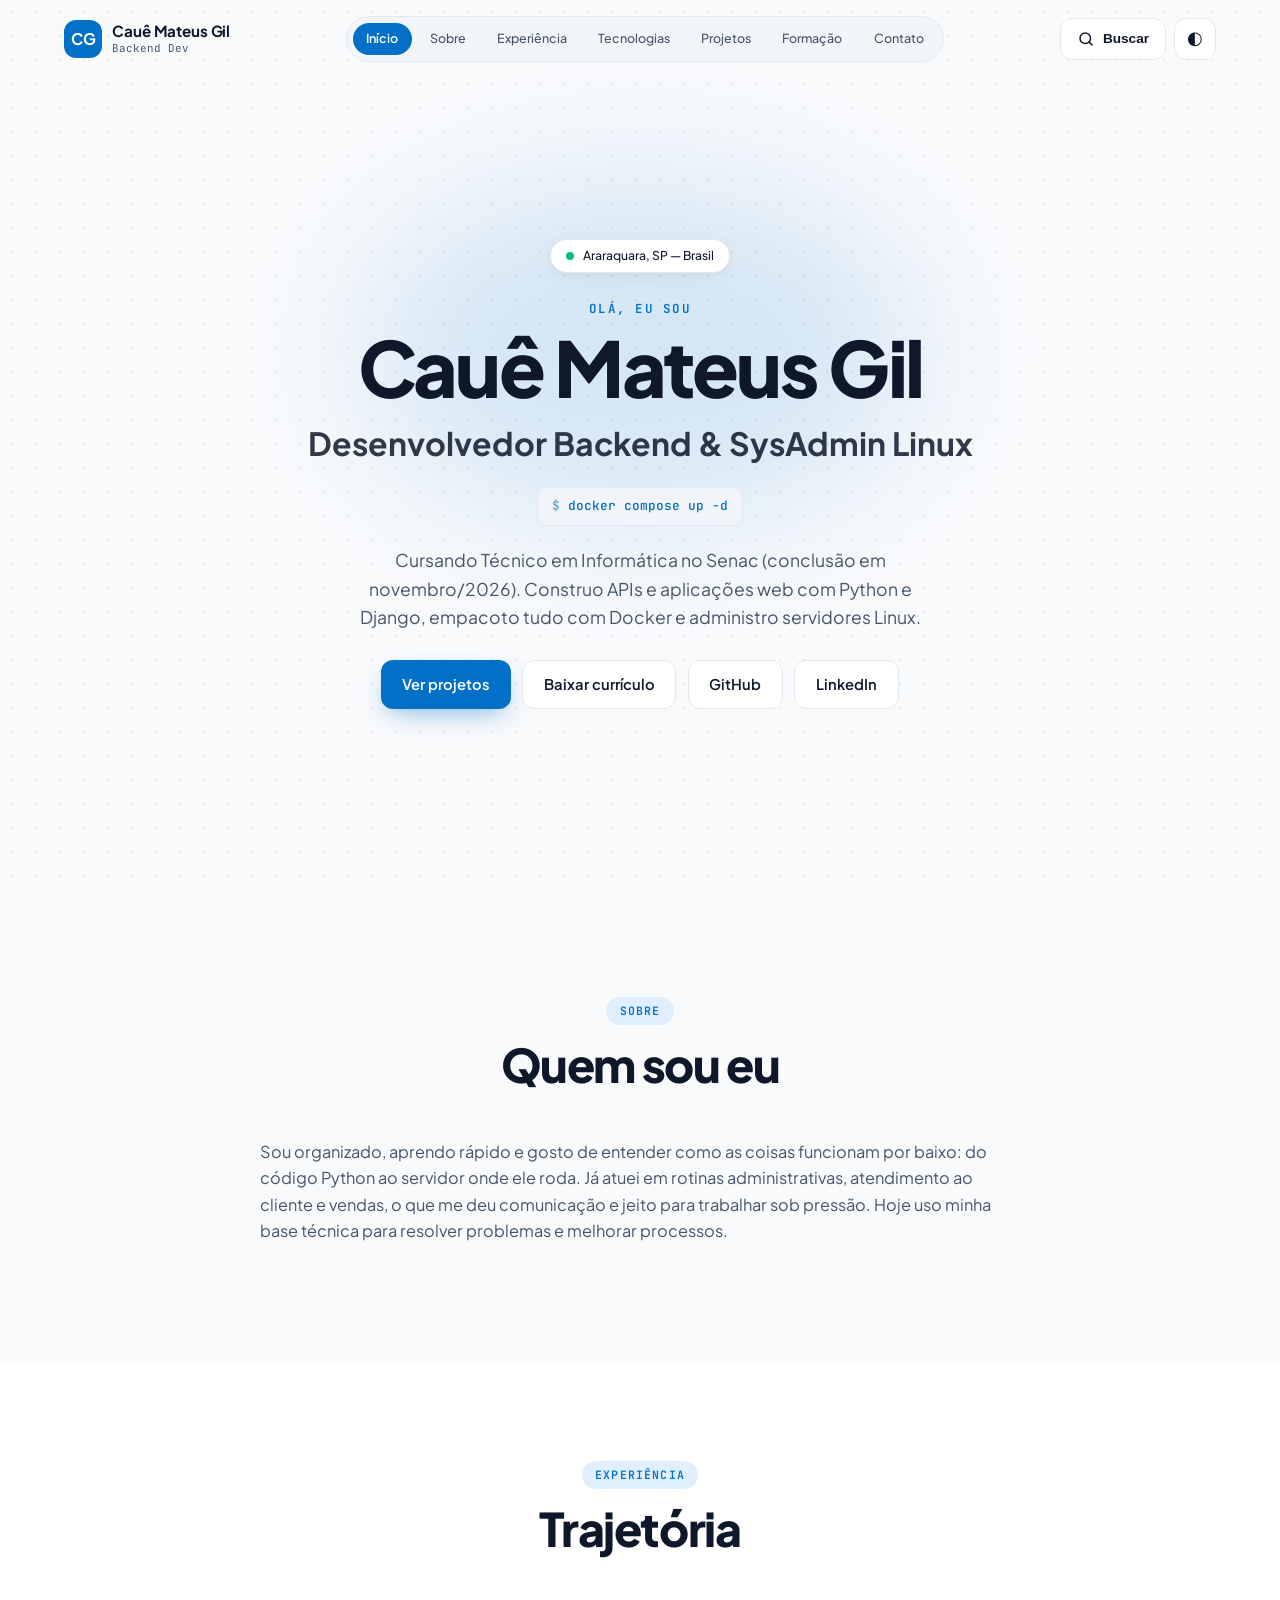
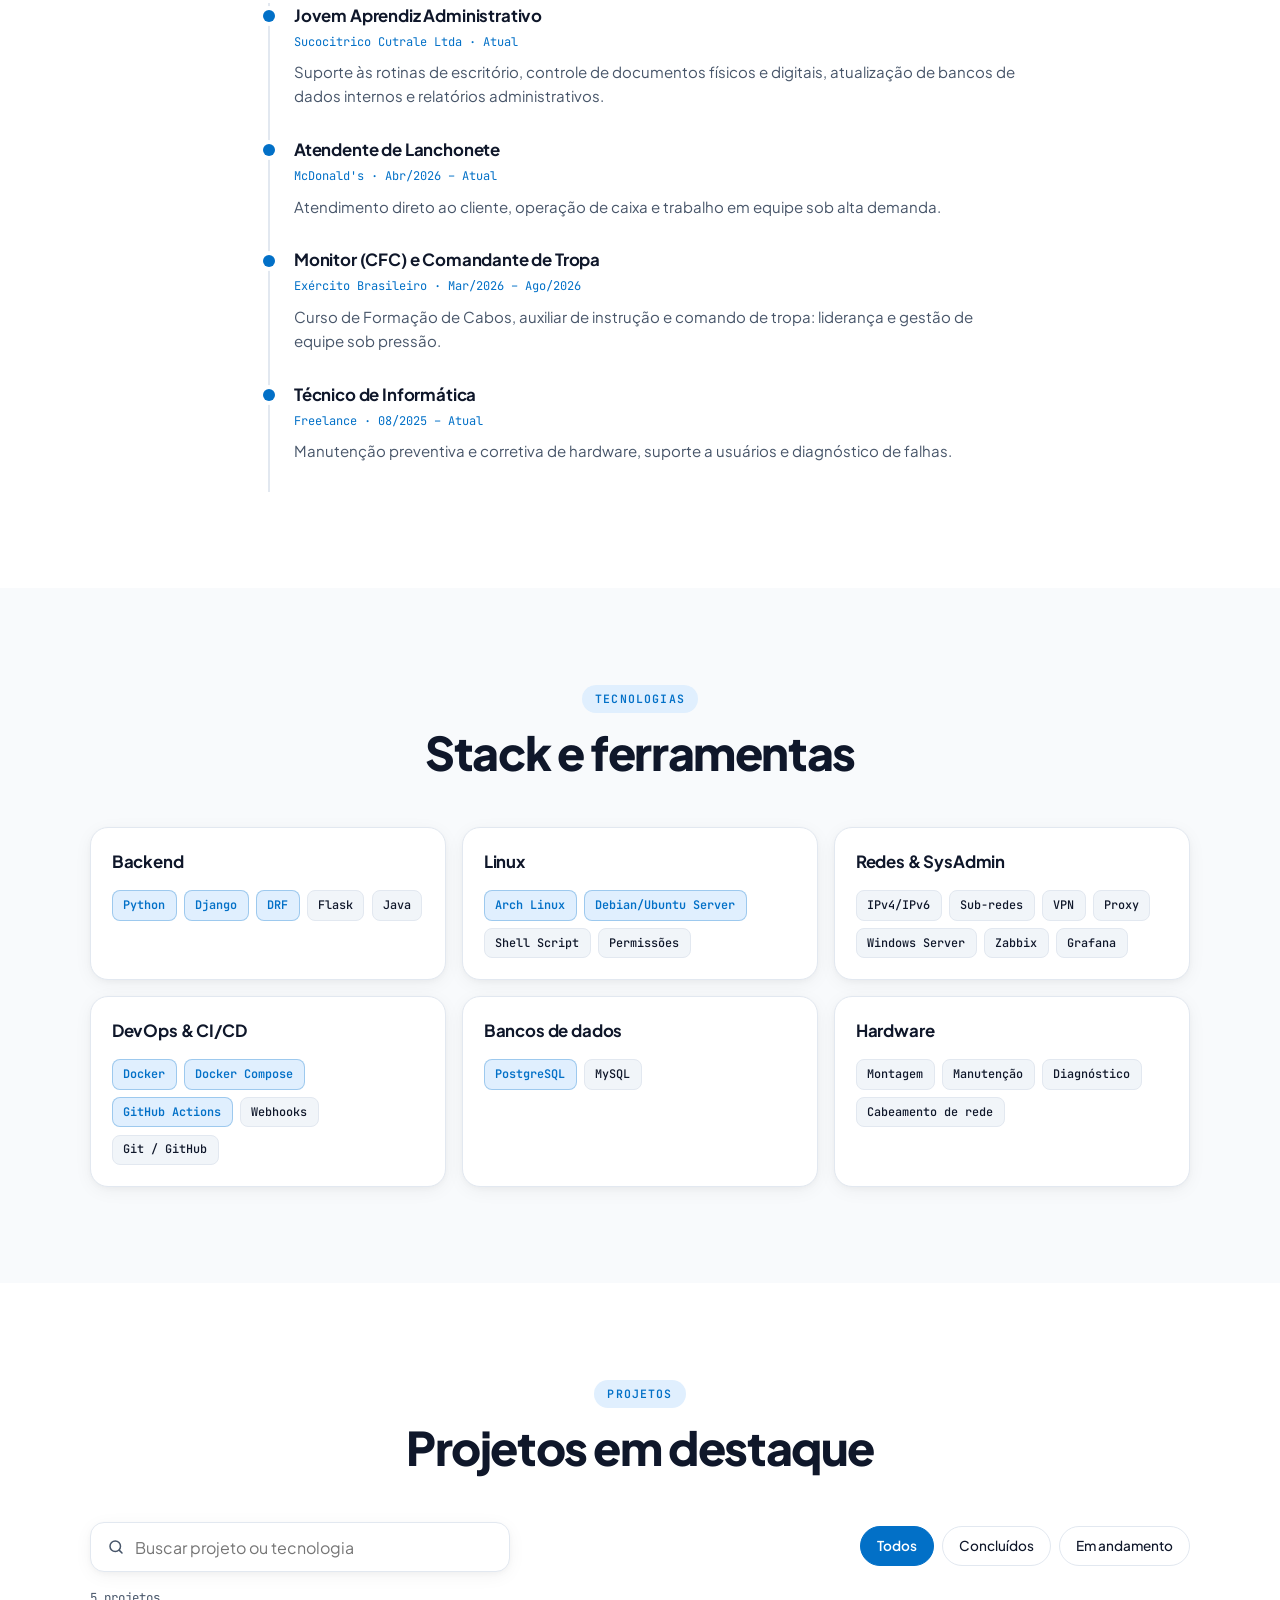
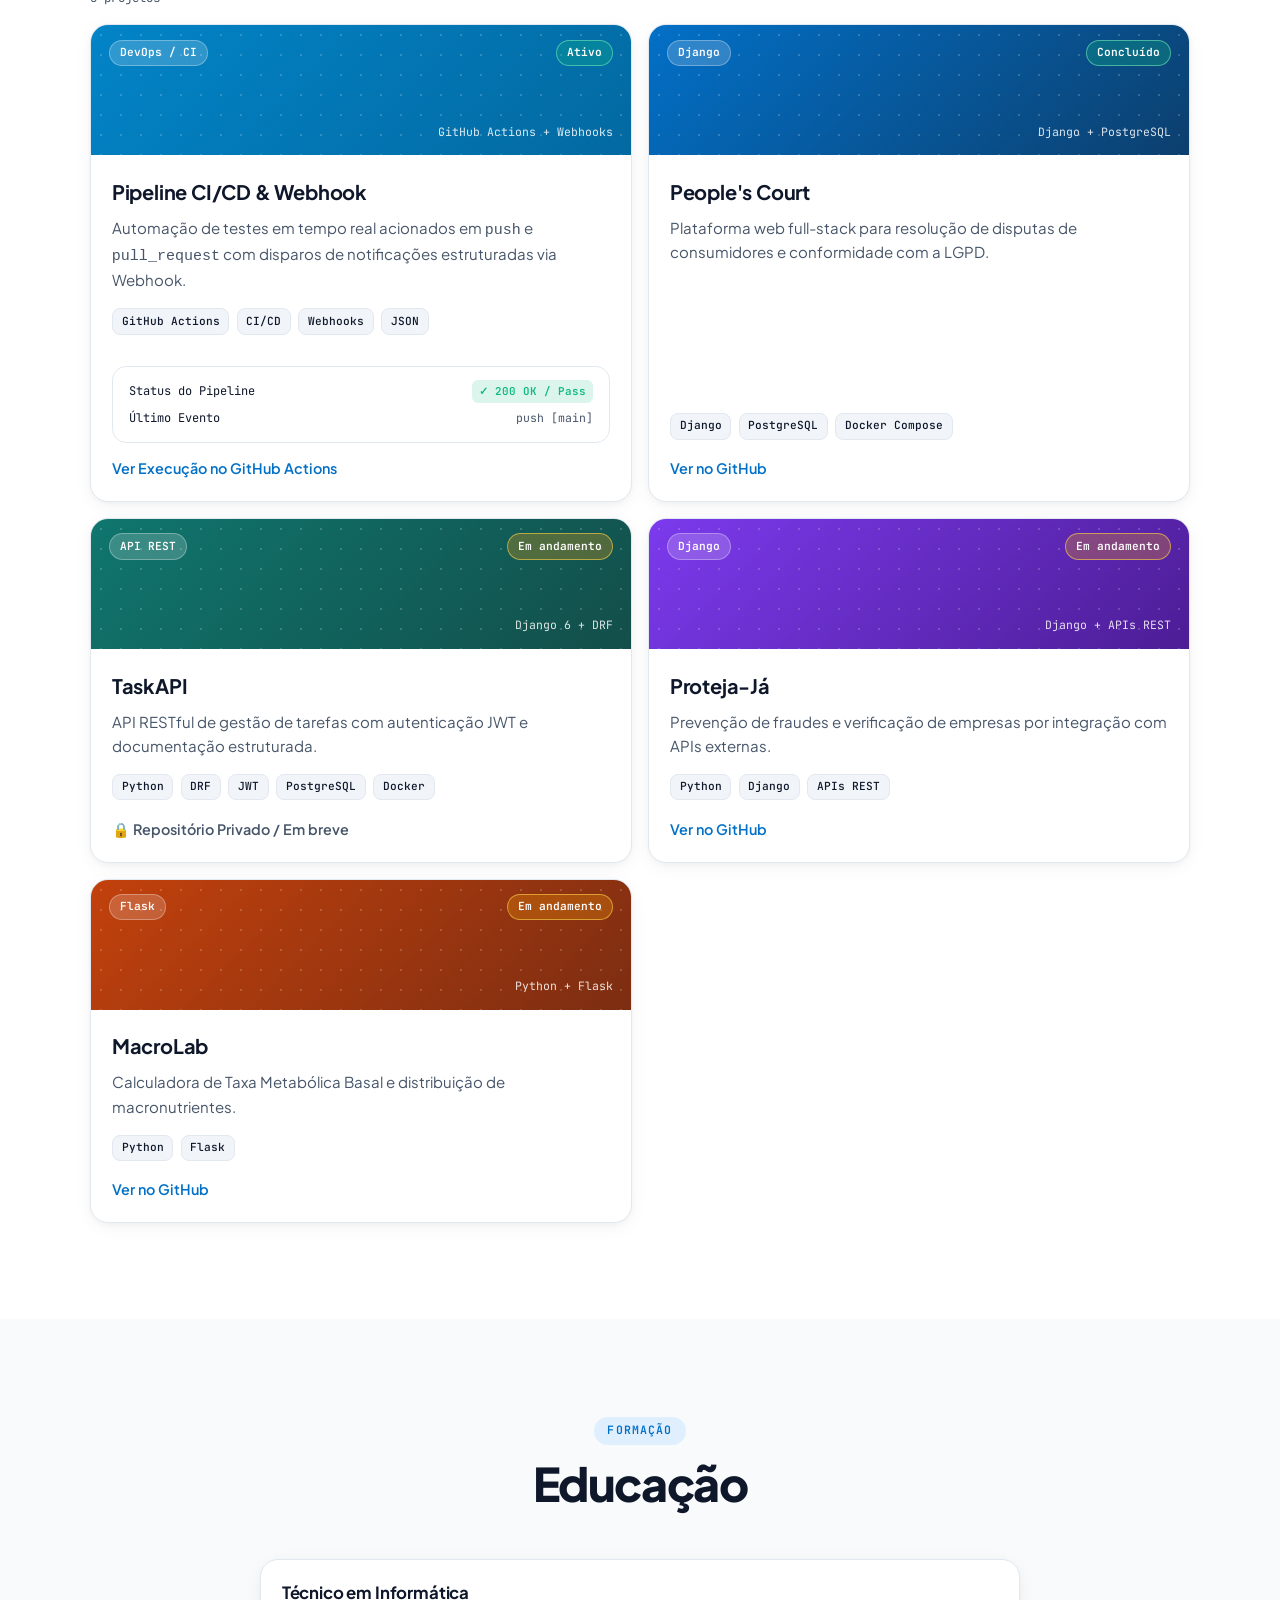
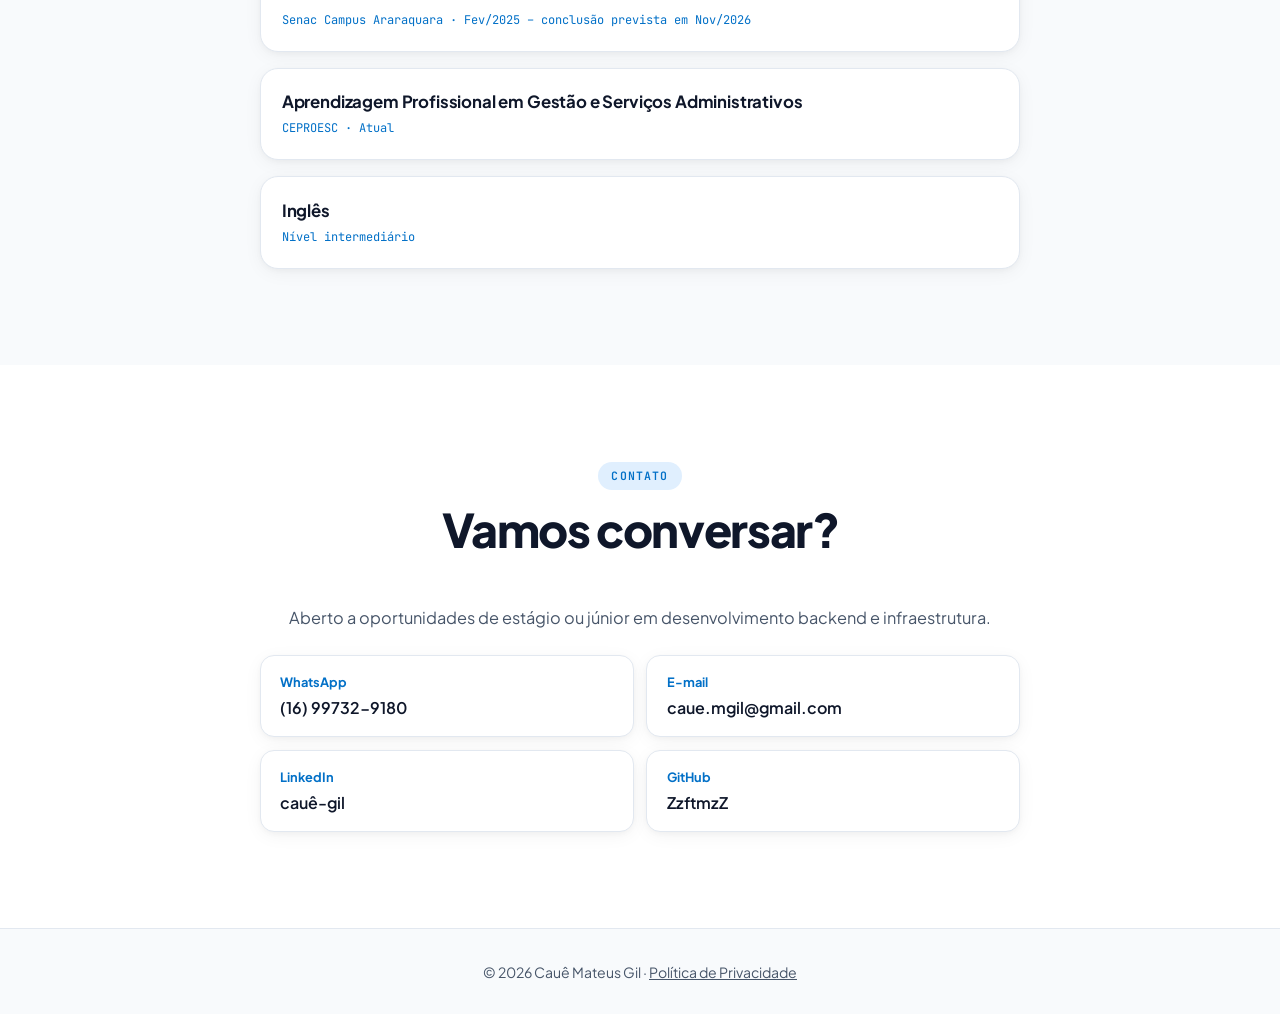
<file: index.html>
<!DOCTYPE html>
<html lang="pt-BR" dir="ltr">
<head>
    <meta charset="UTF-8">
    <meta name="viewport" content="width=device-width, initial-scale=1.0">
    <title>Cauê Mateus Gil | Desenvolvedor Backend & Administrador de Sistemas Linux</title>
    <meta name="description" content="Portfólio e perfil profissional de Cauê Mateus Gil, Desenvolvedor Backend e Administrador de Sistemas Linux especializado em Python, Flask, Django, Java, MySQL, PostgreSQL, Docker e Infraestrutura.">
    <meta name="author" content="Cauê Mateus Gil">
    <meta name="creator" content="Cauê Mateus Gil">
    <meta name="publisher" content="Cauê Mateus Gil">
    <link rel="canonical" href="https://zzftmzz.github.io/curriculo-web/">
    <meta name="robots" content="index, follow, max-snippet:-1, max-image-preview:large, max-video-preview:-1">
    <meta name="googlebot" content="index, follow, max-snippet:-1, max-image-preview:large, max-video-preview:-1">
    <meta name="bingbot" content="index, follow, max-snippet:-1, max-image-preview:large, max-video-preview:-1">
    <link rel="preconnect" href="https://fonts.googleapis.com">
    <link rel="preconnect" href="https://fonts.gstatic.com" crossorigin>
    <link href="https://fonts.googleapis.com/css2?family=JetBrains+Mono:wght@400;500;600&family=Plus+Jakarta+Sans:wght@400;500;600;700;800&display=swap" rel="stylesheet">
    <link rel="icon" href="data:image/svg+xml,%3Csvg xmlns=%27http://www.w3.org/2000/svg%27 viewBox=%270 0 32 32%27%3E%3Crect width=%2732%27 height=%2732%27 rx=%277%27 fill=%27%23101828%27/%3E%3Ctext x=%2716%27 y=%2722%27 font-size=%2716%27 text-anchor=%27middle%27 font-family=%27monospace%27 font-weight=%27700%27 fill=%27%238FA8FF%27%3ECG%3C/text%3E%3C/svg%3E">
    <meta name="theme-color" content="#080c14" media="(prefers-color-scheme: dark)">
    <meta name="theme-color" content="#f8fafc" media="(prefers-color-scheme: light)">
    <link rel="stylesheet" href="style.css?v=3">
    <meta property="og:locale" content="pt_BR">
    <meta property="og:type" content="profile">
    <meta property="og:title" content="Cauê Mateus Gil | Desenvolvedor Backend & Administrador de Sistemas Linux">
    <meta property="og:description" content="Engenharia de software, desenvolvimento backend em Python, Django, Flask, Java, infraestrutura Linux, redes e containers Docker.">
    <meta property="og:url" content="https://zzftmzz.github.io/curriculo-web/">
    <meta property="og:site_name" content="Cauê Mateus Gil Tech">
    <script type="application/ld+json">
    {
      "@context": "https://schema.org",
      "@graph": [
        {
          "@type": "WebSite",
          "@id": "https://zzftmzz.github.io/curriculo-web/#website",
          "url": "https://zzftmzz.github.io/curriculo-web/",
          "name": "Cauê Mateus Gil | Portfólio Profissional",
          "publisher": {
            "@id": "https://zzftmzz.github.io/curriculo-web/#person"
          },
          "inLanguage": "pt-BR"
        },
        {
          "@type": "ProfilePage",
          "@id": "https://zzftmzz.github.io/curriculo-web/#webpage",
          "url": "https://zzftmzz.github.io/curriculo-web/",
          "name": "Cauê Mateus Gil - Desenvolvedor Backend",
          "isPartOf": {
            "@id": "https://zzftmzz.github.io/curriculo-web/#website"
          },
          "about": {
            "@id": "https://zzftmzz.github.io/curriculo-web/#person"
          },
          "mainEntity": {
            "@id": "https://zzftmzz.github.io/curriculo-web/#person"
          },
          "inLanguage": "pt-BR"
        },
        {
          "@type": "Person",
          "@id": "https://zzftmzz.github.io/curriculo-web/#person",
          "name": "Cauê Mateus Gil",
          "url": "https://zzftmzz.github.io/curriculo-web/",
          "jobTitle": "Desenvolvedor Backend & Administrador de Sistemas Linux",
          "sameAs": [
            "https://github.com/ZzftmzZ",
            "https://www.linkedin.com/in/cauê-gil/"
          ],
          "knowsAbout": [
            "Python",
            "Django",
            "Flask",
            "Django REST Framework",
            "Java",
            "MySQL",
            "PostgreSQL",
            "Docker",
            "Docker Compose",
            "GitHub Actions (CI/CD)",
            "Webhooks",
            "REST APIs",
            "Linux",
            "Arch Linux",
            "Shell Script",
            "Redes e SysAdmin"
          ]
        }
      ]
    }
    </script>
    <script>
      (function () {
        try {
          var t = localStorage.getItem('theme');
          var d = window.matchMedia('(prefers-color-scheme: dark)').matches;
          if (t === 'dark' || (!t && d)) document.documentElement.classList.add('dark');
        } catch (e) {}
      })();
    </script>
</head>
<body>
    <a class="skip" href="#about">Ir para o conteúdo</a>
    <header class="nav" id="nav">
        <div class="nav-in">
            <a href="#hero" class="brand" aria-label="Cauê Mateus Gil - Início">
                <span class="logo">CG</span>
                <span class="brand-t"><b>Cauê Mateus Gil</b><small>Backend Dev</small></span>
            </a>
            <nav class="pill" id="menu" aria-label="Seções">
                <a href="#hero">Início</a>
                <a href="#about">Sobre</a>
                <a href="#experience">Experiência</a>
                <a href="#skills">Tecnologias</a>
                <a href="#projects">Projetos</a>
                <a href="#education">Formação</a>
                <a href="#contact">Contato</a>
            </nav>
            <div class="actions">
                <button class="icon-btn srch-btn" id="sbtn" type="button" aria-label="Buscar no site" aria-expanded="false" aria-controls="sp"><svg viewBox="0 0 24 24" width="18" height="18" fill="none" stroke="currentColor" stroke-width="2" stroke-linecap="round" aria-hidden="true"><circle cx="11" cy="11" r="7"/><path d="m20 20-3.5-3.5"/></svg><span class="srch-t">Buscar</span></button>
                <button class="icon-btn" id="theme" type="button" aria-label="Alternar tema">◐</button>
                <button class="icon-btn burger" id="burger" type="button" aria-label="Abrir menu" aria-expanded="false">☰</button>
            </div>
        </div>
    </header>
    <div class="sp" id="sp" hidden>
        <div class="sp-in">
            <label class="search" for="gq">
                <span class="sr">Buscar no site</span>
                <svg viewBox="0 0 24 24" width="18" height="18" fill="none" stroke="currentColor" stroke-width="2" stroke-linecap="round" aria-hidden="true"><circle cx="11" cy="11" r="7"/><path d="m20 20-3.5-3.5"/></svg>
                <input id="gq" type="search" placeholder="Buscar no site: Django, Docker, Linux, Senac..." autocomplete="off">
            </label>
            <ul class="res" id="res" aria-live="polite"></ul>
        </div>
    </div>

    <main>
        <section id="hero" class="hero grid-bg">
            <div class="glow"></div>
            <div class="hero-in">
                <p class="badge-pill"><span class="ping"></span>Araraquara, SP — Brasil</p>
                <p class="eyebrow">Olá, eu sou</p>
                <h1>Cauê Mateus Gil</h1>
                <p class="headline">Desenvolvedor Backend &amp; SysAdmin Linux</p>
                <p class="term-line"><span class="prompt">$</span> <span id="phrase">docker compose up -d</span></p>
                <p class="lead">Cursando Técnico em Informática no Senac (conclusão em novembro/2026). Construo APIs e aplicações web com Python e Django, empacoto tudo com Docker e administro servidores Linux.</p>
                <div class="cta">
                    <a href="#projects" class="btn primary">Ver projetos</a>
                    <a href="curriculo.pdf" download="Curriculo-Caue-Mateus-Gil.pdf" class="btn-download btn ghost">Baixar currículo</a>
                    <a href="https://github.com/ZzftmzZ" target="_blank" rel="noopener noreferrer" class="btn ghost">GitHub</a>
                    <a href="https://www.linkedin.com/in/cauê-gil/" target="_blank" rel="noopener noreferrer" class="btn ghost">LinkedIn</a>
                </div>
            </div>
        </section>

        <section id="about" class="sec">
            <div class="wrap narrow">
                <div class="head"><p class="tag">Sobre</p><h2>Quem sou eu</h2></div>
                <p class="about">Sou organizado, aprendo rápido e gosto de entender como as coisas funcionam por baixo: do código Python ao servidor onde ele roda. Já atuei em rotinas administrativas, atendimento ao cliente e vendas, o que me deu comunicação e jeito para trabalhar sob pressão. Hoje uso minha base técnica para resolver problemas e melhorar processos.</p>
            </div>
        </section>

        <section id="experience" class="sec alt">
            <div class="wrap narrow">
                <div class="head"><p class="tag">Experiência</p><h2>Trajetória</h2></div>
                <ol class="timeline">
                    <li><h3>Jovem Aprendiz Administrativo</h3><p class="meta">Sucocitrico Cutrale Ltda · Atual</p><p>Suporte às rotinas de escritório, controle de documentos físicos e digitais, atualização de bancos de dados internos e relatórios administrativos.</p></li>
                    <li><h3>Atendente de Lanchonete</h3><p class="meta">McDonald's · Abr/2026 – Atual</p><p>Atendimento direto ao cliente, operação de caixa e trabalho em equipe sob alta demanda.</p></li>
                    <li><h3>Monitor (CFC) e Comandante de Tropa</h3><p class="meta">Exército Brasileiro · Mar/2026 – Ago/2026</p><p>Curso de Formação de Cabos, auxiliar de instrução e comando de tropa: liderança e gestão de equipe sob pressão.</p></li>
                    <li><h3>Técnico de Informática</h3><p class="meta">Freelance · 08/2025 – Atual</p><p>Manutenção preventiva e corretiva de hardware, suporte a usuários e diagnóstico de falhas.</p></li>
                </ol>
            </div>
        </section>

        <section id="skills" class="sec">
            <div class="wrap">
                <div class="head"><p class="tag">Tecnologias</p><h2>Stack e ferramentas</h2></div>
                <div class="cards3">
                    <article class="card"><h3>Backend</h3><div class="chips"><span class="hl">Python</span><span class="hl">Django</span><span class="hl">DRF</span><span>Flask</span><span>Java</span></div></article>
                    <article class="card"><h3>Linux</h3><div class="chips"><span class="hl">Arch Linux</span><span class="hl">Debian/Ubuntu Server</span><span>Shell Script</span><span>Permissões</span></div></article>
                    <article class="card"><h3>Redes &amp; SysAdmin</h3><div class="chips"><span>IPv4/IPv6</span><span>Sub-redes</span><span>VPN</span><span>Proxy</span><span>Windows Server</span><span>Zabbix</span><span>Grafana</span></div></article>
                    <article class="card"><h3>DevOps &amp; CI/CD</h3><div class="chips"><span class="hl">Docker</span><span class="hl">Docker Compose</span><span class="hl">GitHub Actions</span><span>Webhooks</span><span>Git / GitHub</span></div></article>
                    <article class="card"><h3>Bancos de dados</h3><div class="chips"><span class="hl">PostgreSQL</span><span>MySQL</span></div></article>
                    <article class="card"><h3>Hardware</h3><div class="chips"><span>Montagem</span><span>Manutenção</span><span>Diagnóstico</span><span>Cabeamento de rede</span></div></article>
                </div>
            </div>
        </section>

        <section id="projects" class="sec alt">
            <div class="wrap">
                <div class="head"><p class="tag">Projetos</p><h2>Projetos em destaque</h2></div>
                <div class="toolbar">
                    <label class="search" for="q">
                        <span class="sr">Buscar projetos ou tecnologias</span>
                        <svg viewBox="0 0 24 24" width="18" height="18" fill="none" stroke="currentColor" stroke-width="2" stroke-linecap="round" aria-hidden="true"><circle cx="11" cy="11" r="7"/><path d="m20 20-3.5-3.5"/></svg>
                        <input id="q" type="search" placeholder="Buscar projeto ou tecnologia" autocomplete="off">
                    </label>
                    <div class="filters" role="group" aria-label="Filtrar por status">
                        <button type="button" class="chip on" data-f="all" aria-pressed="true">Todos</button>
                        <button type="button" class="chip" data-f="done" aria-pressed="false">Concluídos</button>
                        <button type="button" class="chip" data-f="wip" aria-pressed="false">Em andamento</button>
                    </div>
                </div>
                <p class="count" id="count" aria-live="polite">5 projetos</p>
                <div class="cards2" id="plist">
                    <article class="proj" data-status="done" data-search="ci/cd pipeline e webhook automação de testes contínuos com github actions e integração de eventos em tempo real via webhooks json. devops github actions ci cd webhooks concluído">
                        <div class="cover c5"><div class="cover-top"><span class="cat">DevOps / CI</span><span class="st done">Ativo</span></div><span class="mono-s">GitHub Actions + Webhooks</span></div>
                        <div class="proj-b">
                            <h3>Pipeline CI/CD &amp; Webhook</h3>
                            <p>Automação de testes em tempo real acionados em <code>push</code> e <code>pull_request</code> com disparos de notificações estruturadas via Webhook.</p>
                            <div class="chips sm"><span>GitHub Actions</span><span>CI/CD</span><span>Webhooks</span><span>JSON</span></div>
                            <div class="webhook-box">
                                <div class="webhook-row"><span>Status do Pipeline</span><span class="webhook-tag">✓ 200 OK / Pass</span></div>
                                <div class="webhook-row"><span>Último Evento</span><span class="webhook-code">push [main]</span></div>
                            </div>
                            <a href="https://github.com/ZzftmzZ/curriculo-web/actions" target="_blank" rel="noopener noreferrer" class="more" style="margin-top: .9rem;">Ver Execução no GitHub Actions</a>
                        </div>
                    </article>
                    <article class="proj" data-status="done" data-search="people's court plataforma web full-stack para resolução de disputas de consumidores e conformidade com a lgpd. django postgresql docker compose django concluído">
                        <div class="cover c1"><div class="cover-top"><span class="cat">Django</span><span class="st done">Concluído</span></div><span class="mono-s">Django + PostgreSQL</span></div>
                        <div class="proj-b">
                            <h3>People's Court</h3>
                            <p>Plataforma web full-stack para resolução de disputas de consumidores e conformidade com a LGPD.</p>
                            <div class="chips sm"><span>Django</span><span>PostgreSQL</span><span>Docker Compose</span></div>
                            <a href="https://github.com/ZzftmzZ/People-s-Court" target="_blank" rel="noopener noreferrer" class="more">Ver no GitHub</a>
                        </div>
                    </article>
                    <article class="proj" data-status="wip" data-search="taskapi api restful de gestão de tarefas com autenticação jwt e documentação estruturada. python drf jwt postgresql docker api rest em andamento">
                        <div class="cover c2"><div class="cover-top"><span class="cat">API REST</span><span class="st wip">Em andamento</span></div><span class="mono-s">Django 6 + DRF</span></div>
                        <div class="proj-b">
                            <h3>TaskAPI</h3>
                            <p>API RESTful de gestão de tarefas com autenticação JWT e documentação estruturada.</p>
                            <div class="chips sm"><span>Python</span><span>DRF</span><span>JWT</span><span>PostgreSQL</span><span>Docker</span></div>
                            <span class="more" style="color: var(--muted); cursor: default;">🔒 Repositório Privado / Em breve</span>
                        </div>
                    </article>
                    <article class="proj" data-status="wip" data-search="proteja-já prevenção de fraudes e verificação de empresas por integração com apis externas. python django apis rest django em andamento">
                        <div class="cover c3"><div class="cover-top"><span class="cat">Django</span><span class="st wip">Em andamento</span></div><span class="mono-s">Django + APIs REST</span></div>
                        <div class="proj-b">
                            <h3>Proteja-Já</h3>
                            <p>Prevenção de fraudes e verificação de empresas por integração com APIs externas.</p>
                            <div class="chips sm"><span>Python</span><span>Django</span><span>APIs REST</span></div>
                            <a href="https://github.com/ZzftmzZ/guardiao-antigolpes" target="_blank" rel="noopener noreferrer" class="more">Ver no GitHub</a>
                        </div>
                    </article>
                    <article class="proj" data-status="wip" data-search="macrolab calculadora de taxa metabólica basal e distribuição de macronutrientes. python flask flask em andamento">
                        <div class="cover c4"><div class="cover-top"><span class="cat">Flask</span><span class="st wip">Em andamento</span></div><span class="mono-s">Python + Flask</span></div>
                        <div class="proj-b">
                            <h3>MacroLab</h3>
                            <p>Calculadora de Taxa Metabólica Basal e distribuição de macronutrientes.</p>
                            <div class="chips sm"><span>Python</span><span>Flask</span></div>
                            <a href="https://github.com/ZzftmzZ/calculadora-fitness" target="_blank" rel="noopener noreferrer" class="more">Ver no GitHub</a>
                        </div>
                    </article>
                </div>
                <p class="empty" id="empty" hidden>Nenhum projeto encontrado. Tente outro termo.</p>
            </div>
        </section>

        <section id="education" class="sec">
            <div class="wrap narrow">
                <div class="head"><p class="tag">Formação</p><h2>Educação</h2></div>
                <div class="edu">
                    <article class="card"><h3>Técnico em Informática</h3><p class="meta">Senac Campus Araraquara · Fev/2025 – conclusão prevista em Nov/2026</p></article>
                    <article class="card"><h3>Aprendizagem Profissional em Gestão e Serviços Administrativos</h3><p class="meta">CEPROESC · Atual</p></article>
                    <article class="card"><h3>Inglês</h3><p class="meta">Nível intermediário</p></article>
                </div>
            </div>
        </section>

        <section id="contact" class="sec alt">
            <div class="wrap narrow">
                <div class="head"><p class="tag">Contato</p><h2>Vamos conversar?</h2></div>
                <p class="about center">Aberto a oportunidades de estágio ou júnior em desenvolvimento backend e infraestrutura.</p>
                <ul class="contacts">
                    <li><a href="https://wa.me/5516997329180?text=Ol%C3%A1%20Cau%C3%AA,%20vi%20seu%20curr%C3%ADculo%20web!" target="_blank" rel="noopener noreferrer"><b>WhatsApp</b><span>(16) 99732-9180</span></a></li>
                    <li><a href="mailto:caue.mgil@gmail.com"><b>E-mail</b><span>caue.mgil@gmail.com</span></a></li>
                    <li><a href="https://www.linkedin.com/in/cauê-gil/" target="_blank" rel="noopener noreferrer"><b>LinkedIn</b><span>cauê-gil</span></a></li>
                    <li><a href="https://github.com/ZzftmzZ" target="_blank" rel="noopener noreferrer"><b>GitHub</b><span>ZzftmzZ</span></a></li>
                </ul>
            </div>
        </section>
    </main>
    <a href="#hero" class="fab top" id="top" aria-label="Voltar ao topo" hidden>↑</a>

    <footer><p>&copy; 2026 Cauê Mateus Gil · <a href="privacidade.html">Política de Privacidade</a></p></footer>

    <script>
      (function () {
        var root = document.documentElement;
        document.getElementById('theme').addEventListener('click', function () {
          var dark = root.classList.toggle('dark');
          try { localStorage.setItem('theme', dark ? 'dark' : 'light'); } catch (e) {}
        });
        var burger = document.getElementById('burger'), menu = document.getElementById('menu');
        burger.addEventListener('click', function () {
          var open = menu.classList.toggle('open');
          burger.setAttribute('aria-expanded', open);
        });
        menu.addEventListener('click', function (e) { if (e.target.tagName === 'A') { menu.classList.remove('open'); burger.setAttribute('aria-expanded', false); } });
        var nav = document.getElementById('nav');
        function onScroll() { nav.classList.toggle('scrolled', window.scrollY > 20); }
        onScroll(); window.addEventListener('scroll', onScroll, { passive: true });
        var links = {};
        menu.querySelectorAll('a').forEach(function (a) { links[a.getAttribute('href').slice(1)] = a; });
        var io = new IntersectionObserver(function (es) {
          es.forEach(function (e) {
            if (e.isIntersecting) {
              Object.keys(links).forEach(function (k) { links[k].classList.toggle('active', k === e.target.id); });
            }
          });
        }, { rootMargin: '-45% 0px -50% 0px' });
        document.querySelectorAll('main section[id]').forEach(function (s) { io.observe(s); });
        var sp = document.getElementById('sp'), sbtn = document.getElementById('sbtn'), gq = document.getElementById('gq'), res = document.getElementById('res'), idx = [];
        function add(type, label, el, text) {
          if (!el.id) el.id = 's-' + idx.length;
          idx.push({ type: type, label: label, id: el.id, text: (label + ' ' + text).toLowerCase() });
        }
        menu.querySelectorAll('a').forEach(function (a) { var t = document.querySelector(a.getAttribute('href')); if (t) add('Seção', a.textContent, t, ''); });
        document.querySelectorAll('#skills .card').forEach(function (c) { add('Tecnologia', c.querySelector('h3').textContent, c, c.textContent); });
        document.querySelectorAll('#plist .proj').forEach(function (c) { add('Projeto', c.querySelector('h3').textContent, c, c.dataset.search); });
        document.querySelectorAll('.timeline li').forEach(function (c) { add('Experiência', c.querySelector('h3').textContent, c, c.textContent); });
        document.querySelectorAll('#education .card').forEach(function (c) { add('Formação', c.querySelector('h3').textContent, c, c.textContent); });
        document.querySelectorAll('#contact .contacts a').forEach(function (c) { add('Contato', c.querySelector('b').textContent, c, c.textContent); });
        function render() {
          var t = gq.value.trim().toLowerCase(); res.innerHTML = '';
          if (!t) return;
          var hits = idx.filter(function (r) { return r.text.indexOf(t) > -1; }).slice(0, 8);
          if (!hits.length) { var li = document.createElement('li'); li.className = 'none'; li.textContent = 'Nada encontrado.'; res.appendChild(li); return; }
          hits.forEach(function (r) {
            var li = document.createElement('li'), a = document.createElement('a');
            a.href = '#' + r.id; a.innerHTML = '<span></span><small></small>';
            a.firstChild.textContent = r.label; a.lastChild.textContent = r.type;
            li.appendChild(a); res.appendChild(li);
          });
        }
        function openSearch(o) {
          sp.hidden = !o; sbtn.setAttribute('aria-expanded', o);
          if (o) gq.focus(); else { gq.value = ''; res.innerHTML = ''; }
        }
        sbtn.addEventListener('click', function () { openSearch(sp.hidden); });
        gq.addEventListener('input', render);
        res.addEventListener('click', function (e) { if (e.target.closest('a')) openSearch(false); });
        document.addEventListener('keydown', function (e) { if (e.key === 'Escape' && !sp.hidden) { openSearch(false); sbtn.focus(); } });
        var q = document.getElementById('q'), cards = document.querySelectorAll('#plist .proj'), cnt = document.getElementById('count'), emp = document.getElementById('empty'), chips = document.querySelectorAll('.filters .chip'), flt = 'all';
        function apply() {
          var t = q.value.trim().toLowerCase(), n = 0;
          cards.forEach(function (c) {
            var ok = (flt === 'all' || c.dataset.status === flt) && (!t || c.dataset.search.indexOf(t) > -1);
            c.hidden = !ok; if (ok) n++;
          });
          cnt.textContent = n + (n === 1 ? ' projeto' : ' projetos');
          emp.hidden = n !== 0;
        }
        q.addEventListener('input', apply);
        chips.forEach(function (b) { b.addEventListener('click', function () {
          flt = b.dataset.f;
          chips.forEach(function (x) { var on = x === b; x.classList.toggle('on', on); x.setAttribute('aria-pressed', on); });
          apply();
        }); });
        var topBtn = document.getElementById('top');
        window.addEventListener('scroll', function () { topBtn.hidden = window.scrollY < 600; }, { passive: true });
        var phrases = ['docker compose up -d', 'python manage.py runserver', 'sudo pacman -Syu', 'git push origin main'];
        var el = document.getElementById('phrase'), i = 0;
        if (!window.matchMedia('(prefers-reduced-motion: reduce)').matches) {
          setInterval(function () {
            el.classList.add('fade');
            setTimeout(function () { i = (i + 1) % phrases.length; el.textContent = phrases[i]; el.classList.remove('fade'); }, 300);
          }, 2800);
        }
      })();
    </script>
</body>
</html>
</file>
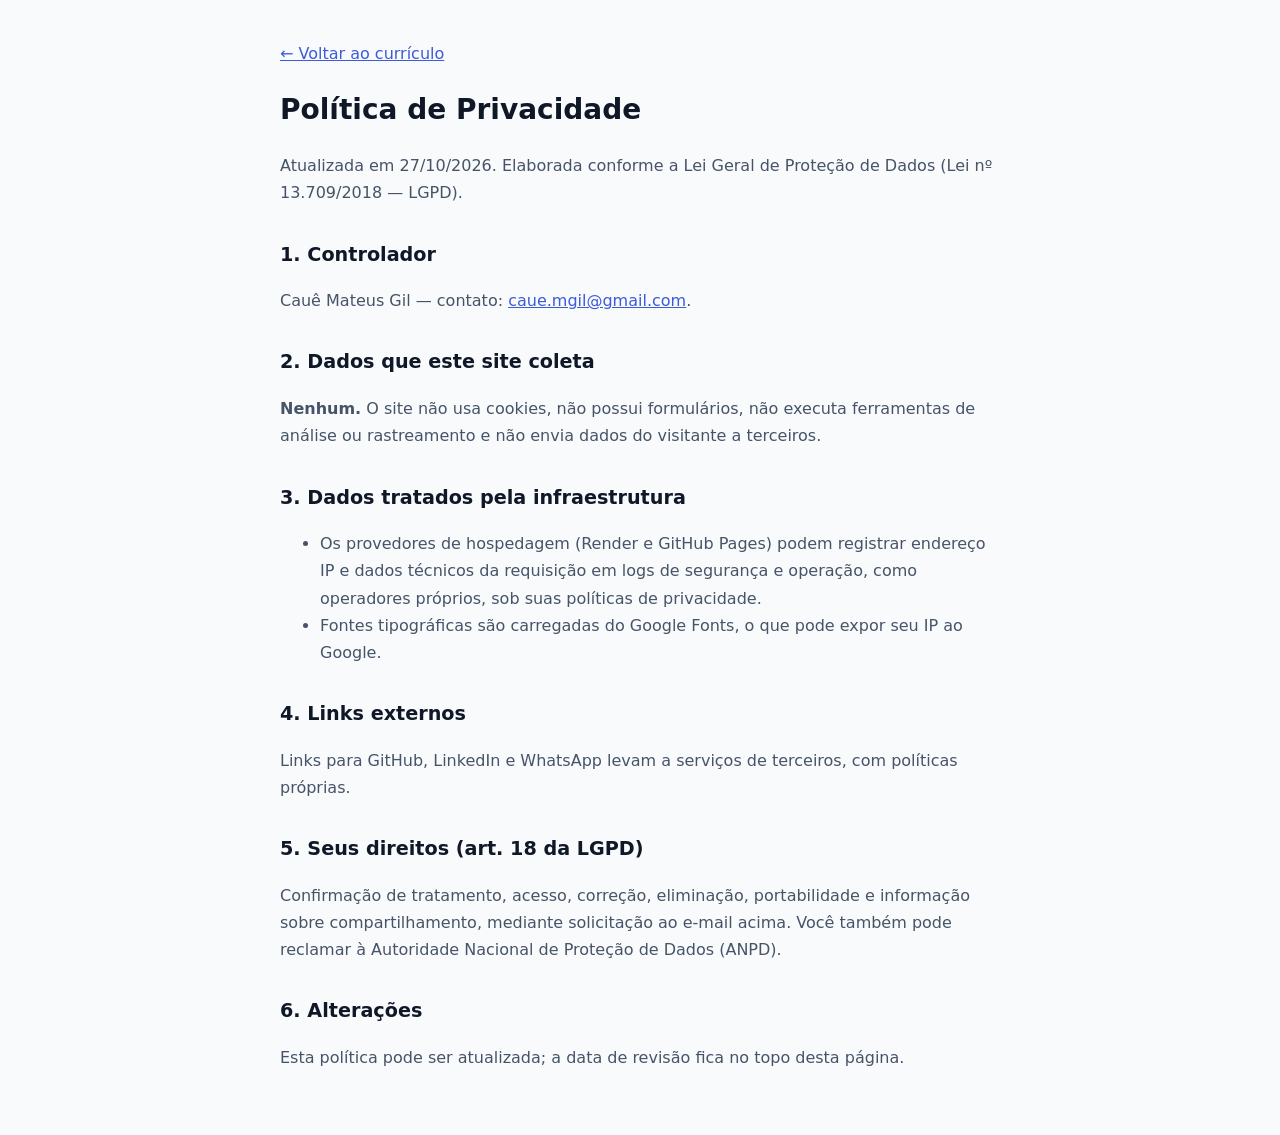
<file: privacidade.html>
<!DOCTYPE html>
<html lang="pt-BR" dir="ltr">
<head>
    <meta charset="UTF-8">
    <meta name="viewport" content="width=device-width, initial-scale=1.0">
    <title>Política de Privacidade | Cauê Mateus Gil</title>
    <meta name="description" content="Política de privacidade (LGPD) do currículo web de Cauê Mateus Gil.">
    <meta name="robots" content="index, follow">
    <link rel="icon" href="data:,">
    <style>
        :root { color-scheme: light dark; --bg:#f8fafc; --text:#101828; --muted:#475467; --accent:#3b5bdb; }
        @media (prefers-color-scheme: dark) { :root { --bg:#080c14; --text:#f0f4f8; --muted:#a0a9b8; --accent:#8fa8ff; } }
        *, *::before, *::after { box-sizing: border-box; }
        body { margin:0; padding:1.5rem 1rem 3rem; background:var(--bg); color:var(--text);
               font-family: system-ui, -apple-system, "Segoe UI", Roboto, sans-serif; line-height:1.7; }
        main { max-width: 720px; margin: 0 auto; }
        h1 { font-size: 1.75rem; } h2 { font-size: 1.2rem; margin-top: 2rem; }
        p, li { color: var(--muted); }
        a { color: var(--accent); }
        a:focus-visible { outline: 3px solid var(--accent); outline-offset: 2px; }
    </style>
</head>
<body>
<main>
    <p><a href="./">&larr; Voltar ao currículo</a></p>
    <h1>Política de Privacidade</h1>
    <p>Atualizada em 27/10/2026. Elaborada conforme a Lei Geral de Proteção de Dados (Lei nº 13.709/2018 — LGPD).</p>

    <h2>1. Controlador</h2>
    <p>Cauê Mateus Gil — contato: <a href="mailto:caue.mgil@gmail.com">caue.mgil@gmail.com</a>.</p>

    <h2>2. Dados que este site coleta</h2>
    <p><strong>Nenhum.</strong> O site não usa cookies, não possui formulários, não executa ferramentas de análise ou rastreamento e não envia dados do visitante a terceiros.</p>

    <h2>3. Dados tratados pela infraestrutura</h2>
    <ul>
        <li>Os provedores de hospedagem (Render e GitHub Pages) podem registrar endereço IP e dados técnicos da requisição em logs de segurança e operação, como operadores próprios, sob suas políticas de privacidade.</li>
        <li>Fontes tipográficas são carregadas do Google Fonts, o que pode expor seu IP ao Google.</li>
    </ul>

    <h2>4. Links externos</h2>
    <p>Links para GitHub, LinkedIn e WhatsApp levam a serviços de terceiros, com políticas próprias.</p>

    <h2>5. Seus direitos (art. 18 da LGPD)</h2>
    <p>Confirmação de tratamento, acesso, correção, eliminação, portabilidade e informação sobre compartilhamento, mediante solicitação ao e-mail acima. Você também pode reclamar à Autoridade Nacional de Proteção de Dados (ANPD).</p>

    <h2>6. Alterações</h2>
    <p>Esta política pode ser atualizada; a data de revisão fica no topo desta página.</p>
</main>
</body>
</html>
</file>
<file: style.css>
/* Mobile-first */
:root {
  --bg: #f8fafc; --alt: #ffffff; --card: #ffffff; --text: #0f172a; --muted: #475569; --line: #e2e8f0;
  --brand: #0270c7; --brand-soft: #e0effe; --chip: #f1f5f9;
  --shadow: 0 4px 20px -2px rgba(0,0,0,.06), 0 2px 6px -1px rgba(0,0,0,.04);
  --dot: rgba(15,23,42,.08);
}
html.dark {
  --bg: #080c14; --alt: #0f1726; --card: #141e33; --text: #f1f5f9; --muted: #8e9eb5; --line: #1f2d47;
  --brand: #36abf7; --brand-soft: rgba(12,142,233,.14); --chip: #1a2740;
  --shadow: 0 10px 30px -10px rgba(0,0,0,.5), 0 0 0 1px rgba(255,255,255,.05);
  --dot: rgba(255,255,255,.06);
}
*, *::before, *::after { box-sizing: border-box; margin: 0; padding: 0; }
html { scroll-behavior: smooth; scroll-padding-top: 4.5rem; }
body { font-family: 'Plus Jakarta Sans', system-ui, sans-serif; background: var(--bg); color: var(--text); line-height: 1.6; -webkit-font-smoothing: antialiased; overflow-x: hidden; }
a { color: inherit; }
[hidden] { display: none !important; }
a:focus-visible, button:focus-visible, input:focus-visible { outline: 3px solid var(--brand); outline-offset: 3px; border-radius: 8px; }
.sr { position: absolute; width: 1px; height: 1px; overflow: hidden; clip: rect(0 0 0 0); white-space: nowrap; }
.skip { position: absolute; left: 1rem; top: -3rem; background: var(--brand); color: #fff; padding: .5rem 1rem; border-radius: 8px; z-index: 100; }
.skip:focus { top: 1rem; }
.term-line, .chips, .meta, .mono-s, .cat, .tag, .brand small, .st, .count, .eyebrow { font-family: 'JetBrains Mono', monospace; }

/* Nav */
.nav { position: fixed; inset: 0 0 auto 0; z-index: 40; padding: .7rem 0; background: color-mix(in srgb, var(--bg) 88%, transparent); backdrop-filter: blur(10px); border-bottom: 1px solid var(--line); }
.nav-in { max-width: 1200px; margin: 0 auto; padding: 0 1rem; display: flex; align-items: center; justify-content: space-between; gap: .75rem; position: relative; }
.brand { display: flex; align-items: center; gap: .65rem; text-decoration: none; }
.logo { width: 38px; height: 38px; border-radius: 12px; background: #0270c7; color: #fff; display: grid; place-items: center; font-weight: 700; }
.brand-t { display: flex; flex-direction: column; line-height: 1.1; }
.brand-t b { font-size: .95rem; letter-spacing: -.01em; }
.brand small { font-size: .68rem; color: var(--muted); margin-top: 3px; }
.pill { display: none; position: absolute; top: calc(100% + .6rem); left: 1rem; right: 1rem; flex-direction: column; padding: .5rem; border-radius: 18px; background: var(--card); border: 1px solid var(--line); box-shadow: var(--shadow); }
.pill.open { display: flex; }
.pill a { padding: .8rem 1rem; border-radius: 12px; font-size: .95rem; font-weight: 500; text-decoration: none; color: var(--muted); }
.pill a.active { background: var(--brand); color: #fff; font-weight: 600; }
html.dark .pill a.active { color: #04121f; }
.actions { display: flex; gap: .5rem; }
.icon-btn { width: 42px; height: 42px; border-radius: 12px; border: 1px solid var(--line); background: var(--card); color: var(--text); font-size: 1.1rem; cursor: pointer; }

/* Hero */
.grid-bg { background-image: radial-gradient(var(--dot) 1px, transparent 1px); background-size: 24px 24px; }
.hero { position: relative; min-height: 100svh; display: flex; align-items: center; justify-content: center; padding: 6.5rem 1rem 3.5rem; overflow: hidden; }
.glow { position: absolute; top: 20%; left: 50%; width: 320px; height: 260px; transform: translateX(-50%); border-radius: 50%; background: var(--brand); opacity: .14; filter: blur(70px); pointer-events: none; }
.hero-in { position: relative; text-align: center; max-width: 820px; display: flex; flex-direction: column; align-items: center; animation: up .7s cubic-bezier(.16,1,.3,1) both; }
.badge-pill { display: inline-flex; align-items: center; gap: .6rem; padding: .4rem .9rem; border-radius: 999px; background: var(--card); border: 1px solid var(--line); font-size: .76rem; font-weight: 500; box-shadow: var(--shadow); margin-bottom: 1.6rem; }
.ping { width: 8px; height: 8px; border-radius: 50%; background: #10b981; }
.eyebrow { text-transform: uppercase; letter-spacing: .18em; font-size: .78rem; font-weight: 600; color: var(--brand); margin-bottom: .5rem; }
h1 { font-size: clamp(2.2rem, 10vw, 4.8rem); font-weight: 800; letter-spacing: -.035em; line-height: 1.05; margin-bottom: .7rem; }
.headline { font-size: clamp(1.15rem, 4.5vw, 2rem); font-weight: 700; opacity: .85; margin-bottom: 1.1rem; }
.term-line { display: inline-flex; gap: .5rem; padding: .5rem .9rem; border-radius: 10px; background: var(--chip); border: 1px solid var(--line); color: var(--brand); font-size: .8rem; font-weight: 500; margin-bottom: 1.3rem; max-width: 100%; }
.term-line .prompt { opacity: .6; }
#phrase { transition: opacity .3s, transform .3s; }
#phrase.fade { opacity: 0; transform: translateY(-6px); }
.lead { max-width: 38rem; color: var(--muted); font-size: 1rem; margin-bottom: 1.8rem; }
.cta { display: flex; flex-wrap: wrap; gap: .7rem; justify-content: center; width: 100%; }
.btn { display: inline-flex; align-items: center; justify-content: center; min-height: 46px; padding: .75rem 1.3rem; border-radius: 12px; font-weight: 600; font-size: .92rem; text-decoration: none; transition: transform .2s, background .2s, border-color .2s; }
.hero .btn.primary { flex: 1 1 100%; }
.btn.primary { background: #0270c7; color: #fff; box-shadow: 0 10px 24px -8px rgba(2,112,199,.5); }
.btn.primary:hover { background: #0c8ee9; transform: translateY(-2px); }
.btn.ghost { background: var(--card); border: 1px solid var(--line); color: var(--text); }
.btn.ghost:hover { border-color: var(--brand); transform: translateY(-2px); }

/* Sections */
.sec { padding: 4rem 1rem; }
.sec.alt { background: var(--alt); }
.wrap { max-width: 1100px; margin: 0 auto; }
.wrap.narrow { max-width: 760px; }
.center { text-align: center; }
.head { text-align: center; margin-bottom: 2rem; }
.tag { display: inline-block; padding: .3rem .85rem; border-radius: 999px; background: var(--brand-soft); color: var(--brand); font-size: .72rem; font-weight: 600; letter-spacing: .1em; text-transform: uppercase; margin-bottom: .8rem; }
h2 { font-size: clamp(1.7rem, 7vw, 2.9rem); font-weight: 800; letter-spacing: -.03em; line-height: 1.15; }
h3 { font-size: 1.05rem; font-weight: 700; letter-spacing: -.01em; }
.about { color: var(--muted); font-size: 1.02rem; margin-bottom: 1.5rem; }

.timeline { list-style: none; border-left: 2px solid var(--line); margin-left: .5rem; }
.timeline li { position: relative; padding: 0 0 1.8rem 1.5rem; }
.timeline li::before { content: ''; position: absolute; left: -7px; top: .45rem; width: 12px; height: 12px; border-radius: 50%; background: var(--brand); box-shadow: 0 0 0 4px var(--bg); }
.alt .timeline li::before { box-shadow: 0 0 0 4px var(--alt); }
.timeline p:not(.meta) { color: var(--muted); font-size: .94rem; }
.meta { font-size: .75rem; color: var(--brand); margin: .2rem 0 .5rem; }

.card, .proj { background: var(--card); border: 1px solid var(--line); border-radius: 18px; box-shadow: var(--shadow); }
.card { padding: 1.3rem; }
.cards3, .cards2, .edu { display: grid; grid-template-columns: 1fr; gap: 1rem; }
.chips { display: flex; flex-wrap: wrap; gap: .45rem; margin-top: .9rem; }
.chips span { padding: .3rem .65rem; border-radius: 8px; background: var(--chip); border: 1px solid var(--line); font-size: .74rem; font-weight: 500; }
.chips span.hl { background: var(--brand-soft); color: var(--brand); border-color: color-mix(in srgb, var(--brand) 30%, transparent); font-weight: 600; }
.chips.sm { margin: 0 0 1.1rem; }
.chips.sm span { font-size: .7rem; padding: .2rem .55rem; }

/* Project search + filters */
.toolbar { display: flex; flex-direction: column; gap: .8rem; margin-bottom: 1rem; }
.search { display: flex; align-items: center; gap: .6rem; padding: 0 1rem; height: 50px; border-radius: 14px; background: var(--card); border: 1px solid var(--line); color: var(--muted); box-shadow: var(--shadow); }
.search:focus-within { border-color: var(--brand); }
.search input { flex: 1; min-width: 0; border: 0; outline: 0; background: transparent; color: var(--text); font: inherit; font-size: 1rem; }
.search input:focus-visible { outline: 0; }
.filters { display: flex; gap: .5rem; overflow-x: auto; padding-bottom: .2rem; }
.chip { flex: none; min-height: 40px; padding: 0 1rem; border-radius: 999px; border: 1px solid var(--line); background: var(--card); color: var(--text); font: inherit; font-size: .85rem; font-weight: 500; cursor: pointer; }
.chip.on { background: var(--brand); border-color: var(--brand); color: #fff; font-weight: 600; }
html.dark .chip.on { color: #04121f; }
.count { font-size: .78rem; color: var(--muted); margin-bottom: 1rem; }
.empty { text-align: center; color: var(--muted); padding: 2rem 0; }

.proj { overflow: hidden; display: flex; flex-direction: column; }
.cover { height: 120px; padding: .9rem 1.1rem; display: flex; flex-direction: column; justify-content: space-between; background-image: radial-gradient(rgba(255,255,255,.18) 1px, transparent 1px), linear-gradient(135deg, var(--g1), var(--g2)); background-size: 20px 20px, auto; color: #fff; }
.c1 { --g1: #0270c7; --g2: #0c3f6e; } .c2 { --g1: #0f766e; --g2: #134e4a; } .c3 { --g1: #7c3aed; --g2: #4c1d95; } .c4 { --g1: #c2410c; --g2: #7c2d12; } .c5 { --g1: #0284c7; --g2: #0369a1; }
.webhook-box { background: var(--card); border: 1px solid var(--line); border-radius: 14px; padding: .85rem 1rem; margin-top: .85rem; font-family: 'JetBrains Mono', monospace; font-size: .75rem; }
.webhook-row { display: flex; justify-content: space-between; align-items: center; gap: .5rem; margin-bottom: .4rem; }
.webhook-row:last-child { margin-bottom: 0; }
.webhook-tag { padding: .15rem .45rem; border-radius: 6px; font-size: .68rem; font-weight: 600; background: rgba(16,185,129,.15); color: #10b981; }
.webhook-code { color: var(--muted); font-size: .72rem; word-break: break-all; }
.cover-top { display: flex; justify-content: space-between; align-items: center; gap: .5rem; }
.cat, .st { padding: .2rem .65rem; border-radius: 999px; font-size: .7rem; font-weight: 600; background: rgba(255,255,255,.18); border: 1px solid rgba(255,255,255,.3); }
.st.done { background: rgba(16,185,129,.28); border-color: rgba(110,231,183,.6); }
.st.wip { background: rgba(245,158,11,.28); border-color: rgba(252,211,77,.6); }
.mono-s { font-size: .72rem; opacity: .85; align-self: flex-end; }
.proj-b { padding: 1.3rem; display: flex; flex-direction: column; flex: 1; }
.proj-b h3 { font-size: 1.25rem; margin-bottom: .5rem; }
.proj-b p { color: var(--muted); font-size: .94rem; margin-bottom: 1rem; flex: 1; }
.more { color: var(--brand); font-weight: 600; font-size: .9rem; text-decoration: none; }
.more:hover { text-decoration: underline; text-underline-offset: 3px; }
.edu .meta { margin-bottom: 0; }

/* Contact */
.contacts { list-style: none; display: grid; grid-template-columns: 1fr; gap: .8rem; margin-top: 1.5rem; }
.contacts a { display: flex; flex-direction: column; gap: .15rem; padding: 1rem 1.2rem; min-height: 64px; border-radius: 14px; background: var(--card); border: 1px solid var(--line); text-decoration: none; box-shadow: var(--shadow); }
.contacts a:hover { border-color: var(--brand); }
.contacts b { font-size: .8rem; color: var(--brand); }
.contacts span { font-size: 1rem; font-weight: 600; word-break: break-word; }

/* Floating buttons */
.fab { position: fixed; right: 1rem; z-index: 50; width: 52px; height: 52px; border-radius: 50%; display: grid; place-items: center; text-decoration: none; box-shadow: 0 8px 20px -4px rgba(0,0,0,.35); }
.fab.top { bottom: 1rem; background: var(--card); color: var(--text); border: 1px solid var(--line); font-size: 1.3rem; }

footer { text-align: center; padding: 2rem 1rem 5rem; color: var(--muted); font-size: .88rem; border-top: 1px solid var(--line); }

@keyframes up { from { opacity: 0; transform: translateY(24px); } to { opacity: 1; transform: none; } }

/* Tablet */
@media (min-width: 640px) {
  .sec { padding: 5rem 1.5rem; }
  .cards3, .cards2 { grid-template-columns: repeat(2, 1fr); }
  .contacts { grid-template-columns: repeat(2, 1fr); }
  .toolbar { flex-direction: row; align-items: center; justify-content: space-between; }
  .search { flex: 1; max-width: 420px; }
  .hero .btn.primary { flex: 0 0 auto; }
  .cover { height: 130px; }
}
/* Desktop */
@media (min-width: 960px) {
  .nav { background: transparent; backdrop-filter: none; border-bottom-color: transparent; padding: 1rem 0; }
  .nav.scrolled { background: color-mix(in srgb, var(--bg) 85%, transparent); backdrop-filter: blur(10px); border-bottom-color: var(--line); padding: .7rem 0; }
  .nav-in { padding: 0 1.5rem; }
  .burger { display: none; }
  .pill { display: flex; position: static; flex-direction: row; gap: .25rem; padding: .35rem; border-radius: 999px; background: color-mix(in srgb, var(--chip) 85%, transparent); box-shadow: none; }
  .pill a { padding: .4rem .85rem; border-radius: 999px; font-size: .78rem; }
  .pill a:hover { color: var(--text); }
  .cards3 { grid-template-columns: repeat(3, 1fr); }
  .sec { padding: 6rem 1.5rem; }
  .head { margin-bottom: 3rem; }
  .glow { width: 560px; height: 340px; }
  .lead { font-size: 1.1rem; }
  .card, .proj { transition: transform .25s, border-color .25s; }
  .card:hover, .proj:hover { transform: translateY(-4px); border-color: color-mix(in srgb, var(--brand) 50%, var(--line)); }
    .fab.top { bottom: 1.5rem; right: 1.5rem; }
  footer { padding-bottom: 2rem; }
}
@media (prefers-reduced-motion: reduce) {
  *, *::before, *::after { animation-duration: .01ms !important; transition-duration: .01ms !important; scroll-behavior: auto !important; }
}

/* Global search */
.srch-btn { display: inline-flex; align-items: center; justify-content: center; gap: .5rem; width: 42px; }
.srch-t { display: none; font: inherit; font-size: .85rem; font-weight: 600; }
.sp { position: fixed; top: 63px; left: 0; right: 0; z-index: 39; padding: .8rem 1rem; background: var(--alt); border-bottom: 1px solid var(--line); box-shadow: var(--shadow); }
.sp-in { max-width: 640px; margin: 0 auto; }
.res { list-style: none; margin-top: .5rem; max-height: 55vh; overflow-y: auto; }
.res a { display: flex; justify-content: space-between; align-items: center; gap: 1rem; min-height: 48px; padding: .6rem .9rem; border-radius: 12px; text-decoration: none; font-weight: 600; }
.res a:hover, .res a:focus-visible { background: var(--brand-soft); }
.res small { font-family: 'JetBrains Mono', monospace; font-size: .7rem; color: var(--brand); font-weight: 500; }
.res .none { padding: .8rem .9rem; color: var(--muted); }
@media (min-width: 960px) {
  .srch-btn { width: auto; padding: 0 1rem; }
  .srch-t { display: inline; }
  .sp { top: 72px; }
}
</file>
